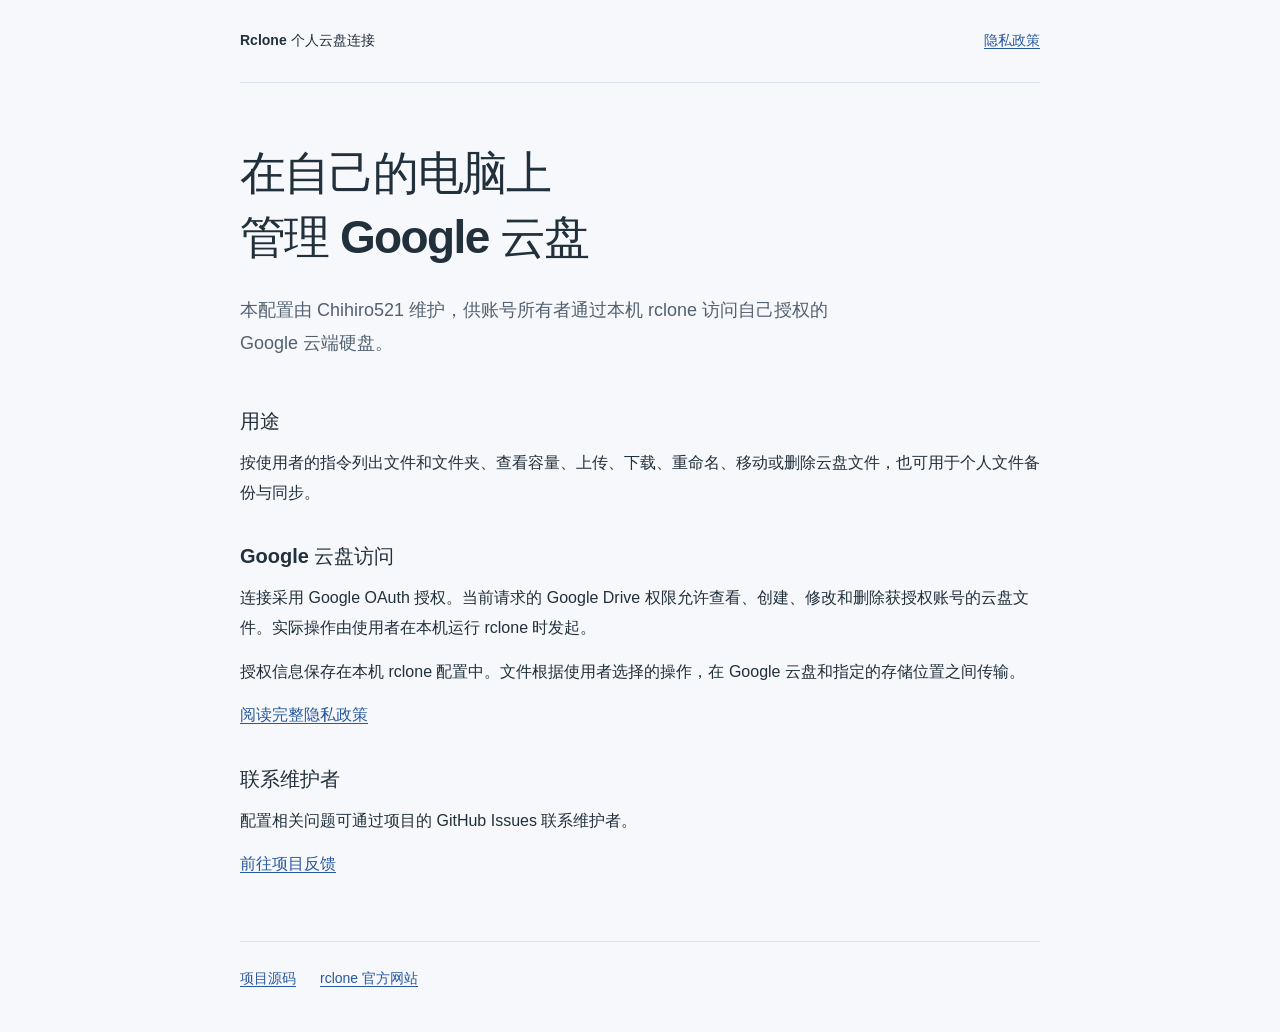
<file: index.html>
<!doctype html>
<html lang="zh-CN">
  <head>
    <meta charset="utf-8">
    <meta name="viewport" content="width=device-width, initial-scale=1">
    <meta name="description" content="使用本机 rclone 管理 Google 云端硬盘的个人自用配置说明。">
    <title>Rclone 个人云盘连接</title>
    <link rel="stylesheet" href="styles.css">
  </head>
  <body>
    <header class="site-header">
      <a class="site-name" href="./">Rclone 个人云盘连接</a>
      <nav aria-label="页面导航">
        <a href="privacy.html">隐私政策</a>
      </nav>
    </header>
    <main>
      <h1>在自己的电脑上<br>管理 Google 云盘</h1>
      <p class="introduction">本配置由 Chihiro521 维护，供账号所有者通过本机 rclone 访问自己授权的 Google 云端硬盘。</p>
      <section>
        <h2>用途</h2>
        <p>按使用者的指令列出文件和文件夹、查看容量、上传、下载、重命名、移动或删除云盘文件，也可用于个人文件备份与同步。</p>
      </section>
      <section>
        <h2>Google 云盘访问</h2>
        <p>连接采用 Google OAuth 授权。当前请求的 Google Drive 权限允许查看、创建、修改和删除获授权账号的云盘文件。实际操作由使用者在本机运行 rclone 时发起。</p>
        <p>授权信息保存在本机 rclone 配置中。文件根据使用者选择的操作，在 Google 云盘和指定的存储位置之间传输。</p>
        <p><a href="privacy.html">阅读完整隐私政策</a></p>
      </section>
      <section>
        <h2>联系维护者</h2>
        <p>配置相关问题可通过项目的 GitHub Issues 联系维护者。</p>
        <p><a href="https://github.com/Chihiro521/rclone-personal-drive/issues">前往项目反馈</a></p>
      </section>
    </main>
    <footer>
      <a href="https://github.com/Chihiro521/rclone-personal-drive">项目源码</a>
      <a href="https://rclone.org/">rclone 官方网站</a>
    </footer>
  </body>
</html>
</file>
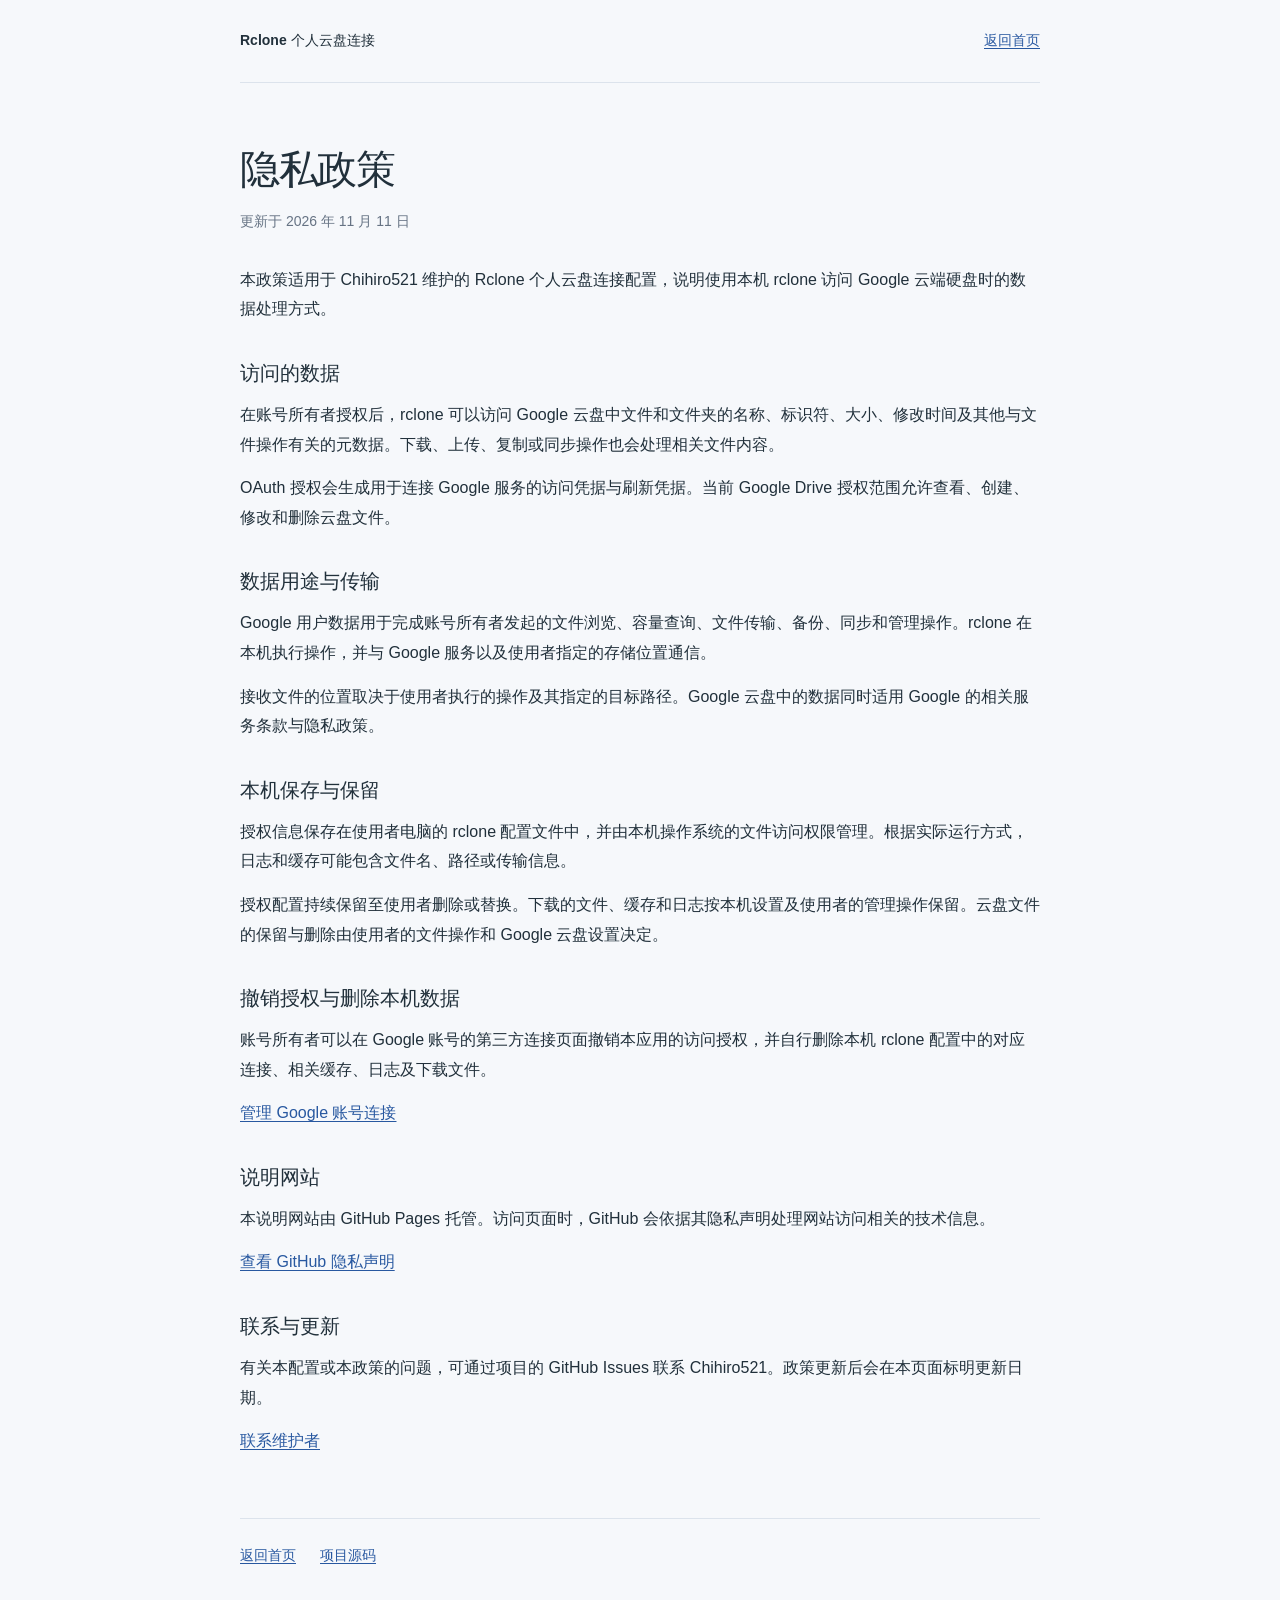
<file: privacy.html>
<!doctype html>
<html lang="zh-CN">
  <head>
    <meta charset="utf-8">
    <meta name="viewport" content="width=device-width, initial-scale=1">
    <meta name="description" content="Rclone 个人云盘连接的数据访问、使用、保存与撤销授权说明。">
    <title>隐私政策 · Rclone 个人云盘连接</title>
    <link rel="stylesheet" href="styles.css">
  </head>
  <body>
    <header class="site-header">
      <a class="site-name" href="./">Rclone 个人云盘连接</a>
      <nav aria-label="页面导航">
        <a href="./">返回首页</a>
      </nav>
    </header>
    <main class="policy">
      <h1>隐私政策</h1>
      <p class="updated">更新于 2026 年 11 月 11 日</p>
      <p>本政策适用于 Chihiro521 维护的 Rclone 个人云盘连接配置，说明使用本机 rclone 访问 Google 云端硬盘时的数据处理方式。</p>
      <section>
        <h2>访问的数据</h2>
        <p>在账号所有者授权后，rclone 可以访问 Google 云盘中文件和文件夹的名称、标识符、大小、修改时间及其他与文件操作有关的元数据。下载、上传、复制或同步操作也会处理相关文件内容。</p>
        <p>OAuth 授权会生成用于连接 Google 服务的访问凭据与刷新凭据。当前 Google Drive 授权范围允许查看、创建、修改和删除云盘文件。</p>
      </section>
      <section>
        <h2>数据用途与传输</h2>
        <p>Google 用户数据用于完成账号所有者发起的文件浏览、容量查询、文件传输、备份、同步和管理操作。rclone 在本机执行操作，并与 Google 服务以及使用者指定的存储位置通信。</p>
        <p>接收文件的位置取决于使用者执行的操作及其指定的目标路径。Google 云盘中的数据同时适用 Google 的相关服务条款与隐私政策。</p>
      </section>
      <section>
        <h2>本机保存与保留</h2>
        <p>授权信息保存在使用者电脑的 rclone 配置文件中，并由本机操作系统的文件访问权限管理。根据实际运行方式，日志和缓存可能包含文件名、路径或传输信息。</p>
        <p>授权配置持续保留至使用者删除或替换。下载的文件、缓存和日志按本机设置及使用者的管理操作保留。云盘文件的保留与删除由使用者的文件操作和 Google 云盘设置决定。</p>
      </section>
      <section>
        <h2>撤销授权与删除本机数据</h2>
        <p>账号所有者可以在 Google 账号的第三方连接页面撤销本应用的访问授权，并自行删除本机 rclone 配置中的对应连接、相关缓存、日志及下载文件。</p>
        <p><a href="https://myaccount.google.com/connections">管理 Google 账号连接</a></p>
      </section>
      <section>
        <h2>说明网站</h2>
        <p>本说明网站由 GitHub Pages 托管。访问页面时，GitHub 会依据其隐私声明处理网站访问相关的技术信息。</p>
        <p><a href="https://docs.github.com/en/site-policy/privacy-policies/github-general-privacy-statement">查看 GitHub 隐私声明</a></p>
      </section>
      <section>
        <h2>联系与更新</h2>
        <p>有关本配置或本政策的问题，可通过项目的 GitHub Issues 联系 Chihiro521。政策更新后会在本页面标明更新日期。</p>
        <p><a href="https://github.com/Chihiro521/rclone-personal-drive/issues">联系维护者</a></p>
      </section>
    </main>
    <footer>
      <a href="./">返回首页</a>
      <a href="https://github.com/Chihiro521/rclone-personal-drive">项目源码</a>
    </footer>
  </body>
</html>
</file>
<file: styles.css>
:root {
  font-family: Inter, "Microsoft YaHei", "Segoe UI", sans-serif;
  color: #21303b;
  background: #f6f8fb;
  line-height: 1.85;
  font-synthesis: none;
}

* {
  box-sizing: border-box;
}

body {
  margin: 0;
}

a {
  color: #2858a0;
  text-underline-offset: 0.2em;
}

a:hover {
  color: #173b70;
}

.site-header,
main,
footer {
  width: min(800px, calc(100% - 48px));
  margin-inline: auto;
}

.site-header {
  display: flex;
  align-items: center;
  justify-content: space-between;
  gap: 24px;
  padding-block: 28px;
  border-bottom: 1px solid #dce3ec;
  font-size: 14px;
}

.site-name {
  color: #21303b;
  font-weight: 650;
  text-decoration: none;
}

main {
  padding-block: 58px 24px;
}

h1 {
  margin: 0 0 24px;
  font-size: clamp(30px, 5vw, 46px);
  line-height: 1.4;
  letter-spacing: -0.035em;
}

.introduction {
  max-width: 640px;
  margin-bottom: 46px;
  color: #526171;
  font-size: 18px;
}

section {
  margin-top: 34px;
}

h2 {
  margin: 0 0 12px;
  font-size: 20px;
  line-height: 1.5;
}

p {
  margin-block: 0 14px;
}

.updated {
  margin-top: -12px;
  margin-bottom: 30px;
  color: #667384;
  font-size: 14px;
}

.policy h1 {
  font-size: clamp(30px, 5vw, 40px);
}

footer {
  display: flex;
  flex-wrap: wrap;
  gap: 24px;
  margin-top: 24px;
  padding-block: 24px 40px;
  border-top: 1px solid #dce3ec;
  font-size: 14px;
}

@media (max-width: 480px) {
  .site-header,
  main,
  footer {
    width: calc(100% - 36px);
  }

  .site-header {
    gap: 16px;
    font-size: 13px;
  }

  main {
    padding-top: 40px;
  }

  .introduction {
    font-size: 16px;
  }
}
</file>
